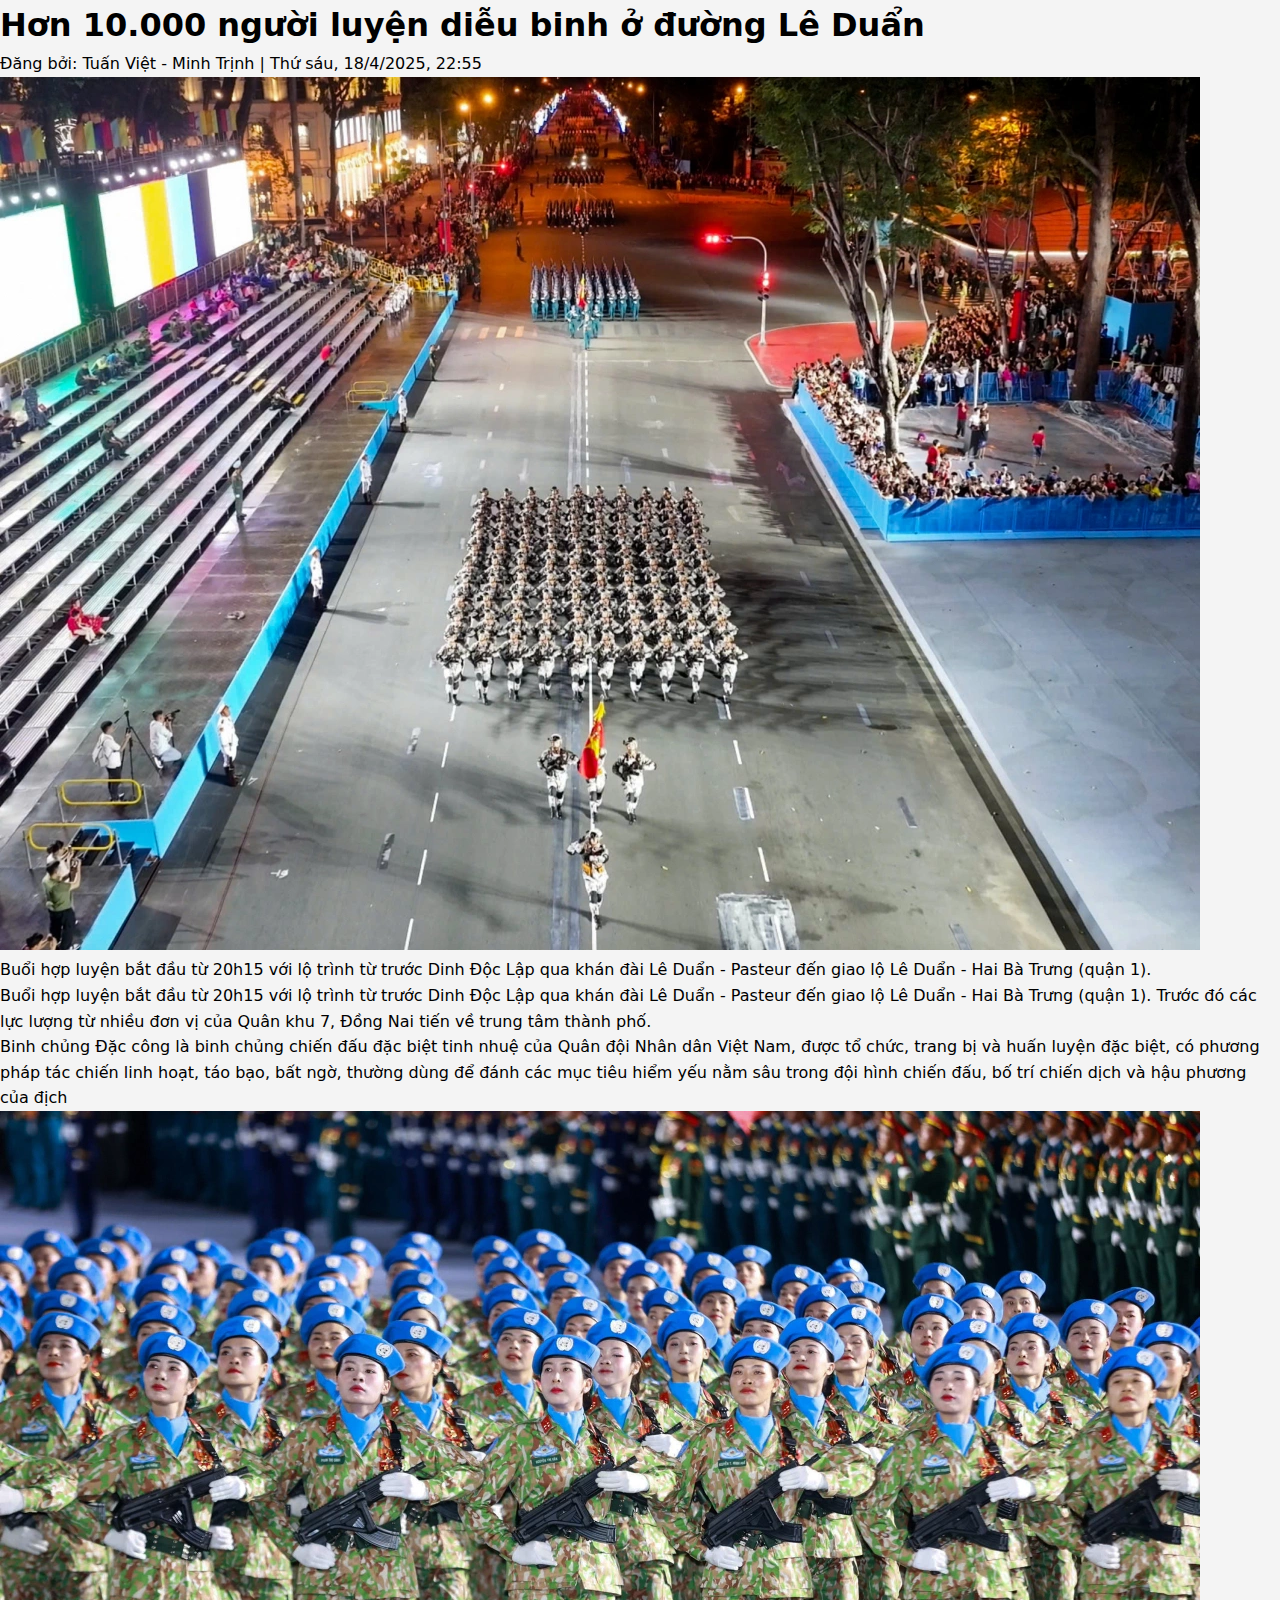
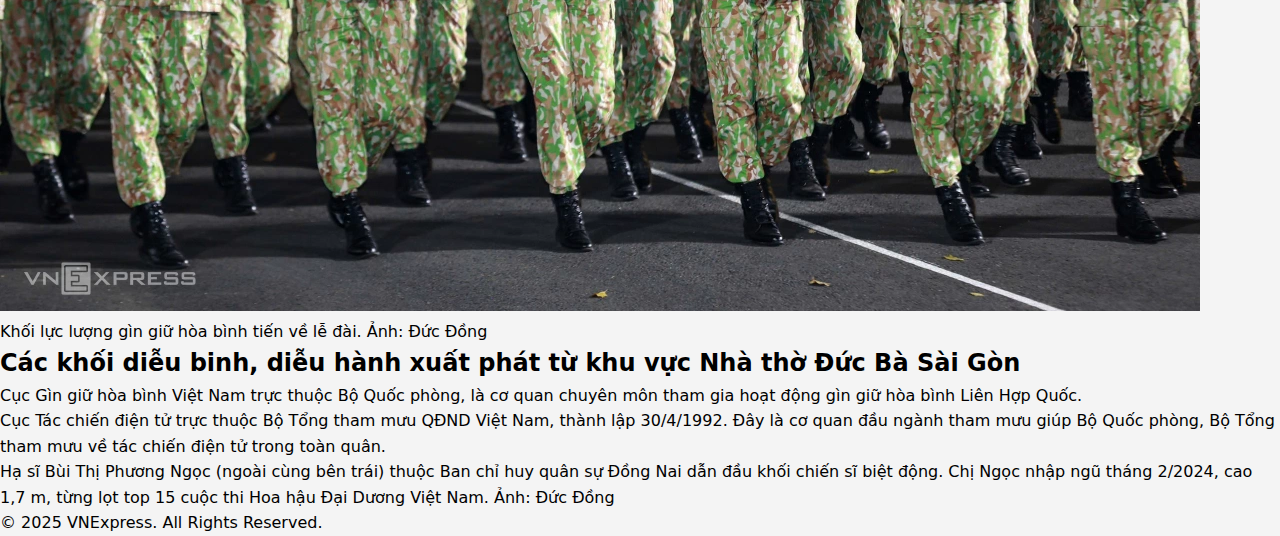
<file: blog-post.html>
<!DOCTYPE html>
<html lang="vi">
    <head>
        <meta charset="UTF-8" />
        <meta name="viewport" content="width=device-width, initial-scale=1.0" />
        <link rel="stylesheet" href="./assets/css/reset.css" />
        <link rel="stylesheet" href="./assets/css/styles.css" />
        <title>
            Hơn 10.000 người luyện diễu binh ở đường Lê Duẩn - Blog Post
        </title>
    </head>
    <body>
        <div class="content-wrap">
            <article class="blog-post">
                <!-- Header Blog -->
                <header class="post-header">
                    <h1 class="post-title">
                        Hơn 10.000 người luyện diễu binh ở đường Lê Duẩn
                    </h1>
                    <div class="post-meta">
                        <span class="blog-author"
                            >Đăng bởi: Tuấn Việt - Minh Trịnh</span
                        >
                        <span class="blog-separator">|</span>
                        <time datetime="2024-07-27" class="blog-date">
                            Thứ sáu, 18/4/2025, 22:55
                        </time>
                    </div>
                </header>

                <!-- Featured Image -->
                <figure class="blog-featured-img">
                    <img
                        src="./assets/img/blog-img/hop-luyen-anh-1.png"
                        alt="Buổi hợp luyện bắt đầu từ 20h15 với lộ trình từ trước Dinh Độc Lập qua khán đài Lê Duẩn - Pasteur đến giao lộ Lê Duẩn - Hai Bà Trưng (quận 1)."
                    />
                    <figcaption>
                        Buổi hợp luyện bắt đầu từ 20h15 với lộ trình từ trước
                        Dinh Độc Lập qua khán đài Lê Duẩn - Pasteur đến giao lộ
                        Lê Duẩn - Hai Bà Trưng (quận 1).
                    </figcaption>
                </figure>

                <!-- Blog Content -->
                <section class="blog-content">
                    <p>
                        Buổi hợp luyện bắt đầu từ 20h15 với lộ trình từ trước
                        Dinh Độc Lập qua khán đài Lê Duẩn - Pasteur đến giao lộ
                        Lê Duẩn - Hai Bà Trưng (quận 1). Trước đó các lực lượng
                        từ nhiều đơn vị của Quân khu 7, Đồng Nai tiến về trung
                        tâm thành phố.
                    </p>

                    <p>
                        Binh chủng Đặc công là binh chủng chiến đấu đặc biệt
                        tinh nhuệ của Quân đội Nhân dân Việt Nam, được tổ chức,
                        trang bị và huấn luyện đặc biệt, có phương pháp tác
                        chiến linh hoạt, táo bạo, bất ngờ, thường dùng để đánh
                        các mục tiêu hiểm yếu nằm sâu trong đội hình chiến đấu,
                        bố trí chiến dịch và hậu phương của địch
                    </p>

                    <!-- Image blog -->
                    <figure class="blog-featured-img">
                        <img
                            src="./assets/img/blog-img/hop-luyen-anh-2.png"
                            alt="Khối lực lượng gìn giữ hòa bình tiến về lễ đài."
                        />
                        <figcaption>
                            Khối lực lượng gìn giữ hòa bình tiến về lễ đài. Ảnh:
                            Đức Đồng
                        </figcaption>
                    </figure>
                    <h2>
                        Các khối diễu binh, diễu hành xuất phát từ khu vực Nhà
                        thờ Đức Bà Sài Gòn
                    </h2>
                    <p>
                        Cục Gìn giữ hòa bình Việt Nam trực thuộc Bộ Quốc phòng,
                        là cơ quan chuyên môn tham gia hoạt động gìn giữ hòa
                        bình Liên Hợp Quốc.
                    </p>
                    <p>
                        Cục Tác chiến điện tử trực thuộc Bộ Tổng tham mưu QĐND
                        Việt Nam, thành lập 30/4/1992. Đây là cơ quan đầu ngành
                        tham mưu giúp Bộ Quốc phòng, Bộ Tổng tham mưu về tác
                        chiến điện tử trong toàn quân.
                    </p>
                    <blockquote>
                        <p>
                            Hạ sĩ Bùi Thị Phương Ngọc (ngoài cùng bên trái)
                            thuộc Ban chỉ huy quân sự Đồng Nai dẫn đầu khối
                            chiến sĩ biệt động. Chị Ngọc nhập ngũ tháng 2/2024,
                            cao 1,7 m, từng lọt top 15 cuộc thi Hoa hậu Đại
                            Dương Việt Nam. Ảnh: Đức Đồng
                        </p>
                    </blockquote>
                </section>
            </article>

            <footer class="blog-footer">
                <p>&copy; 2025 VNExpress. All Rights Reserved.</p>
            </footer>
        </div>
    </body>
</html>
</file>
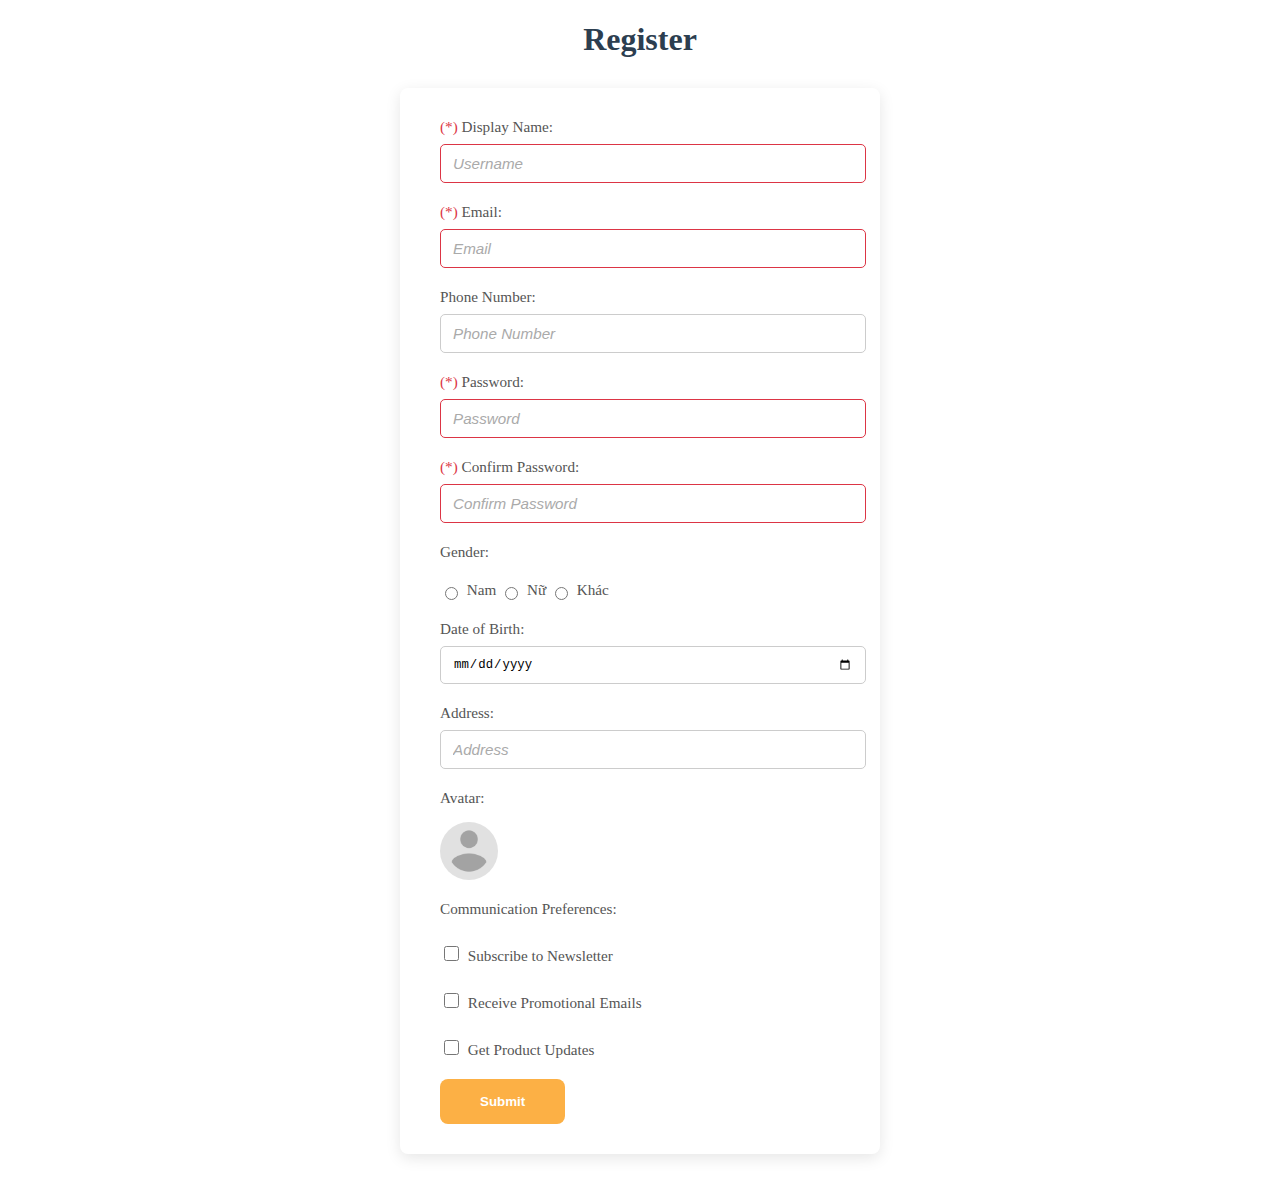
<file: form.html>
<!DOCTYPE html>
<html lang="en">
    <head>
        <meta charset="UTF-8" />
        <meta name="viewport" content="width=device-width, initial-scale=1.0" />
        <title>Register</title>
        <link rel="stylesheet" href="./assets/css/styles.css" />
    </head>
    <body>
        <h1 class="form-title">Register</h1>
        <div class="form-container">
            <form
                class="form-register"
                action=""
                spellcheck="false"
                autocomplete="off"
            >
                <label class="form-label required">
                    Display Name:
                    <input
                        class="form-input"
                        type="text"
                        placeholder="Username"
                        required
                    />
                </label>
                <label class="form-label required">
                    Email:
                    <input
                        class="form-input"
                        type="email"
                        placeholder="Email"
                        required
                    />
                </label>
                <label class="form-label">
                    Phone Number:
                    <input
                        class="form-input"
                        type="tel"
                        placeholder="Phone Number"
                    />
                </label>
                <label class="form-label required">
                    Password:
                    <input
                        class="form-input"
                        type="password"
                        placeholder="Password"
                        required
                    />
                </label>
                <label class="form-label required">
                    Confirm Password:
                    <input
                        class="form-input"
                        type="password"
                        placeholder="Confirm Password"
                        required
                    />
                </label>
                <span class="title-other">Gender:</span>
                <div class="form-radio-group">
                    <label class="form-label-radio">
                        <input
                            class="form-input-radio"
                            type="radio"
                            id="gender-male"
                            name="gender"
                            value="male"
                        />
                        Nam
                    </label>
                    <label class="form-label-radio">
                        <input
                            class="form-input-radio"
                            type="radio"
                            id="gender-male"
                            name="gender"
                            value="male"
                        />
                        Nữ
                    </label>
                    <label class="form-label-radio">
                        <input
                            class="form-input-radio"
                            type="radio"
                            id="gender-male"
                            name="gender"
                            value="male"
                        />
                        Khác
                    </label>
                </div>
                <label class="form-label">
                    Date of Birth:
                    <input class="form-input" type="date" placeholder="" />
                </label>
                <label class="form-label">
                    Address:
                    <input
                        class="form-input"
                        type="text"
                        placeholder="Address"
                    />
                </label>
                <label class="form-label">
                    Avatar:
                    <img
                        src="./assets/img/placeholder-avatar.png"
                        alt=""
                        class="form-avatar"
                    />
                    <input
                        class="form-input"
                        type="file"
                        placeholder=""
                        hidden
                    />
                </label>

                <span class="title-other">Communication Preferences:</span>
                <label class="form-label">
                    <input
                        class="form-input form-input-checkbox"
                        type="checkbox"
                        placeholder=""
                    />
                    Subscribe to Newsletter
                </label>
                <label class="form-label">
                    <input
                        class="form-input form-input-checkbox"
                        type="checkbox"
                        placeholder=""
                    />
                    Receive Promotional Emails
                </label>
                <label class="form-label">
                    <input
                        class="form-input form-input-checkbox"
                        type="checkbox"
                        placeholder=""
                    />
                    Get Product Updates
                </label>

                <button class="btn" type="submit">Submit</button>
            </form>
        </div>
    </body>
</html>
</file>
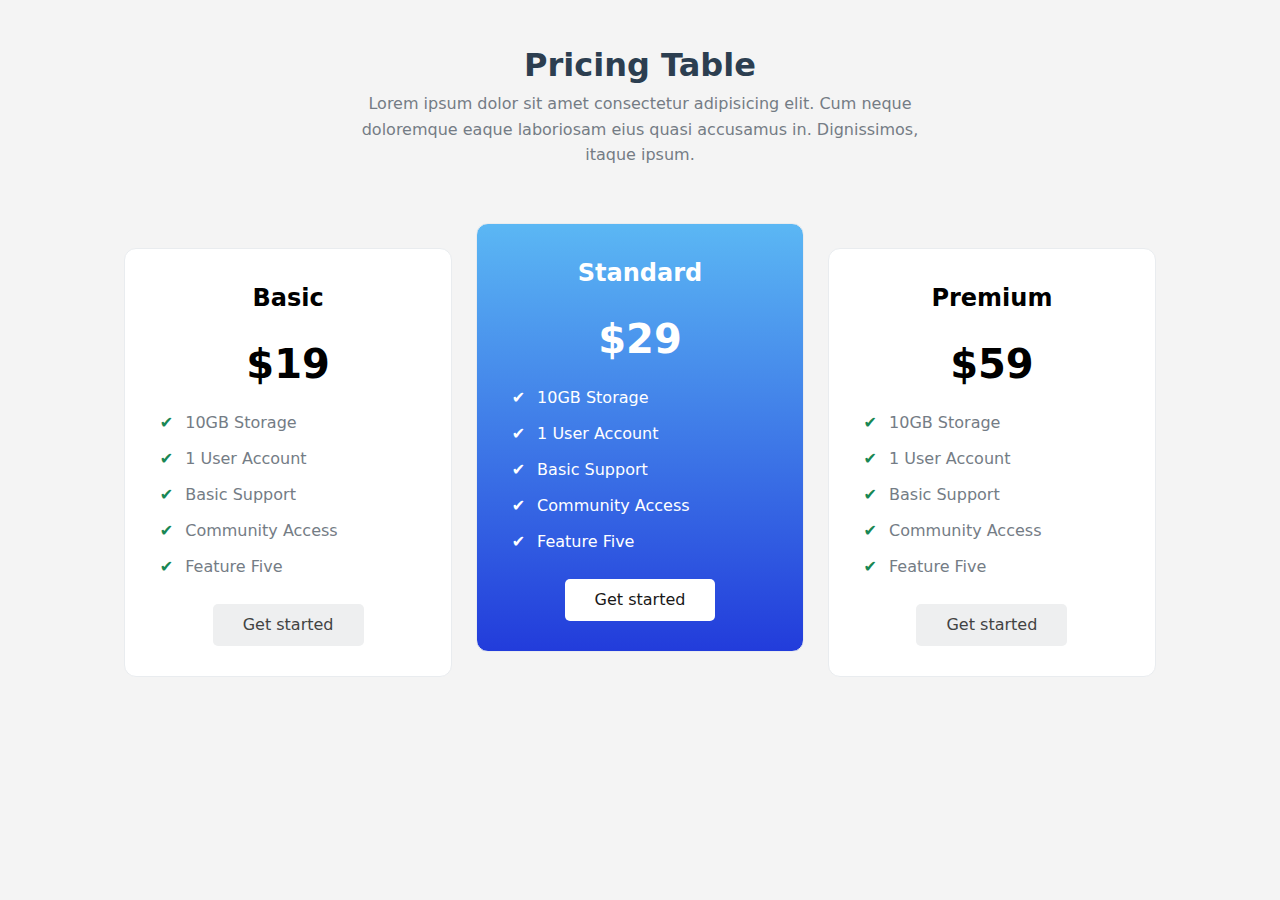
<file: pricing-table.html>
<!DOCTYPE html>
<html lang="en">
    <head>
        <meta charset="UTF-8" />
        <meta name="viewport" content="width=device-width, initial-scale=1.0" />
        <title>Pricing Table</title>
        <link rel="stylesheet" href="./assets/css/reset.css" />
        <link rel="stylesheet" href="./assets/css/styles.css" />
    </head>
    <body>
        <div class="pricing-wrap">
            <!-- Header -->
            <div class="pricing-header">
                <h1 class="pricing-title">Pricing Table</h1>
                <span class="pricing-desc"
                    >Lorem ipsum dolor sit amet consectetur adipisicing elit.
                    Cum neque doloremque eaque laboriosam eius quasi accusamus
                    in. Dignissimos, itaque ipsum.
                </span>
            </div>
            <!-- Plans -->
            <div class="pricing-plans">
                <!-- Plan item 1 -->
                <div class="plan">
                    <h2 class="plan-title">Basic</h2>
                    <span class="plan-price">$19</span>
                    <ul class="plan-features">
                        <li>10GB Storage</li>
                        <li>1 User Account</li>
                        <li>Basic Support</li>
                        <li>Community Access</li>
                        <li>Feature Five</li>
                    </ul>
                    <a href="#!" class="plan-btn">Get started</a>
                </div>

                <!-- Plan item 2 -->
                <div class="plan">
                    <h2 class="plan-title">Standard</h2>
                    <span class="plan-price">$29</span>
                    <ul class="plan-features">
                        <li>10GB Storage</li>
                        <li>1 User Account</li>
                        <li>Basic Support</li>
                        <li>Community Access</li>
                        <li>Feature Five</li>
                    </ul>
                    <a href="#!" class="plan-btn">Get started</a>
                </div>

                <!-- Plan item 3 -->
                <div class="plan">
                    <h2 class="plan-title">Premium</h2>
                    <span class="plan-price">$59</span>
                    <ul class="plan-features">
                        <li>10GB Storage</li>
                        <li>1 User Account</li>
                        <li>Basic Support</li>
                        <li>Community Access</li>
                        <li>Feature Five</li>
                    </ul>
                    <a href="#!" class="plan-btn">Get started</a>
                </div>
            </div>
        </div>
    </body>
</html>
</file>
<file: assets/css/styles.css>
.page-body {
    color: #333;
    line-height: 1.6;
    padding: 58px;
}

.cv-header h1 {
    padding-top: 42px;
    text-align: center;
    text-transform: uppercase;
}

.contact {
    text-align: center;
    line-height: 1;
}

.wrapper {
    max-width: 920px;
    margin: 0 auto;
    padding-bottom: 20px;
    background: white;
    box-shadow: 15px 24px 5px 0px rgba(0, 0, 0, 0.24);
}

.content {
    margin-top: 48px;
    padding: 0 100px;
}

.section-title {
    margin-top: 10px;
    text-transform: uppercase;
    border-bottom: 3px solid #000;
}

.cv-head {
    display: block;
    margin-top: 12px;
    width: 100%;
    /* font-size: 0; */
}

.cv-title,
.cv-date {
    display: inline-block;
    font-weight: 800;
    /* font-size: 1rem; */
    width: 49%;
}

.cv-date {
    text-align: right;
}

.cv-body {
    margin-left: 22px;
}

.cv-footer {
    margin-top: 15px;
}

/* Menu Enhanced*/

.menu {
    height: 58px;
    line-height: 58px;
    background-color: #3e5cca;
    padding: 0 58px;
}

.item {
    display: inline;
    border-left: 1px solid #ccc;
    padding-left: 15px;
}

.item:first-child {
    border-left: none;
}

.item::before {
    content: "\2022";
    color: #fff;
}

.item.active::before {
    content: "";
}

.item .link {
    font-weight: 500;
    color: #f5f5f5;
    padding-right: 15px;
}

.item .link:hover {
    opacity: 0.7;
    transition: 0.3s ease-in-out;
}

.item .link:active {
    background-color: #354ea0;
    color: #ccc;
}

.item.active {
    display: inline-block;
    height: 100%;
    background-color: #f5f5f5;
    border-left: none;
}

.item.active .link {
    color: #000;
}

/* Form */
.form-title {
    color: #2c3e50;
    margin-bottom: 30px;
    font-size: 2em;
    font-weight: 600;
    text-align: center;
}

.form-register {
    margin: 0 auto 45px;
    background-color: #ffffff;
    padding: 30px 40px;
    border-radius: 8px;
    box-shadow: 0 4px 15px rgba(0, 0, 0, 0.1);
    width: 100%;
    max-width: 400px;
}

.form-label,
.title-other,
.form-radio-group label {
    display: block;
    margin-bottom: 20px;
    font-weight: 500;
    color: #555;
    font-size: 0.95em;
    user-select: none;
}

/* Css input */
.form-input {
    display: block;
    width: 100%;
    padding: 10px 12px;
    margin-top: 8px;
    border: 1px solid #ccc;
    border-radius: 5px;
    font-size: 1em;
    transition: border-color 0.3s ease, box-shadow 0.3s ease;
}

.form-input:focus {
    border-color: #3e5cca;
    outline: none;
    box-shadow: 0 0 0 3px rgba(62, 92, 202, 0.2);
}

.form-input:invalid {
    border-color: #dc3545;
}

.form-input::placeholder {
    color: #aaa;
    font-style: italic;
}

.form-radio-group {
    margin-bottom: 20px;
}

.form-radio-group label {
    display: inline;
    cursor: pointer;
}

.form-input-radio {
    width: auto;
    margin-right: 5px;
    border: none;
    box-shadow: none;
    vertical-align: middle;
    accent-color: #3e5cca;
}

.form-avatar {
    display: block;
    margin-top: 15px;
    width: 58px;
    height: 58px;
    border-radius: 50%;
}

.form-label > .form-input[type="file"] {
    display: none;
}

.form-input-checkbox {
    display: inline-block;
    margin-right: 5px;
    width: 15px;
    height: 15px;
}

.form-label.required::before {
    display: inline;
    content: "(*)";
    color: #dc3545;
}

.btn {
    background-color: #fcb045;
    border: none;
    outline: none;
    padding: 15px 40px;
    border-radius: 8px;
    color: #fff;
    font-weight: 600;
    cursor: pointer;
    transition: 0.3s ease-in-out;
}

.btn:hover {
    opacity: 0.7;
}

.btn:active {
    color: #dc3545;
}

/* Pricing Table */
.pricing-wrap {
    max-width: 1140px;
    margin: 4rem auto;
    padding: 0 4rem;
}

.pricing-header {
    text-align: center;
    margin-bottom: 8rem;
}

.pricing-title {
    color: #2c3e50;
}

.pricing-desc {
    display: inline-block;
    color: #747c85;
    max-width: 600px;
}

.pricing-plans {
    text-align: center;
    font-size: 0;
}

.plan {
    display: inline-block;
    width: 31%;
    padding: 30px 15px;
    font-size: 1.6rem;
    vertical-align: top;
    background-color: #fff;
    border-radius: 12px;
    border: 1px solid #e9ecef;
    transition: transform 0.2s ease, box-shadow 0.2s ease, border 0.2s ease;
    box-shadow: 0;
    margin: 0 1.1%;
}

.plan:hover {
    border: 2px solid #0d6efd;
}

.plan:hover {
    transform: translateY(-5px);
    box-shadow: 0 8px 25px rgba(0, 0, 0, 0.1);
    cursor: pointer;
}

.pricing-plans .plan:nth-child(2) {
    /* border: 2px solid #0d6efd; */
    transform: translateY(-25px);
    background: linear-gradient(
        180deg,
        rgba(91, 183, 244, 1) 0%,
        rgba(34, 60, 219, 1) 100%
    );
    color: #fff;
}

.pricing-plans .plan:nth-child(2):hover {
    border: none;
}

.plan-title {
    font-weight: 600;
    margin-bottom: 1.5rem;
}

.plan-price {
    display: inline-block;
    font-size: 4rem;
    font-weight: 600;
    margin-bottom: 1.5rem;
}

.plan-features {
    list-style: none;
    margin-bottom: 2.5rem;
    padding: 0 2rem;
    text-align: left;
}

.plan-features li {
    margin-bottom: 1.2rem;
    line-height: 1.5;
    color: #747c85;
    transition: color 0.7s ease;
}

.plan-features li::before {
    content: "✔";
    color: #198754;
    margin-right: 1.2rem;
}

.pricing-plans .plan:nth-child(2) .plan-features li,
.pricing-plans .plan:nth-child(2) .plan-features li::before {
    color: #fff;
}

.plan-features li:hover {
    color: #198754;
}

.plan-btn {
    display: inline-block;
    padding: 0.8rem 3rem;
    color: #424343;
    font-weight: 500;
    background-color: #eeeff0;
    border-radius: 5px;
    transition: background-color 0.3s ease;
}

.pricing-plans .plan:nth-child(2) .plan-btn {
    background-color: #fff;
    color: #191818;
}

.plan-btn:hover {
    background-color: #dde0e1;
}

.pricing-plans .plan:nth-child(2) .plan-btn:hover {
    background-color: #eeeff0;
}
</file>
